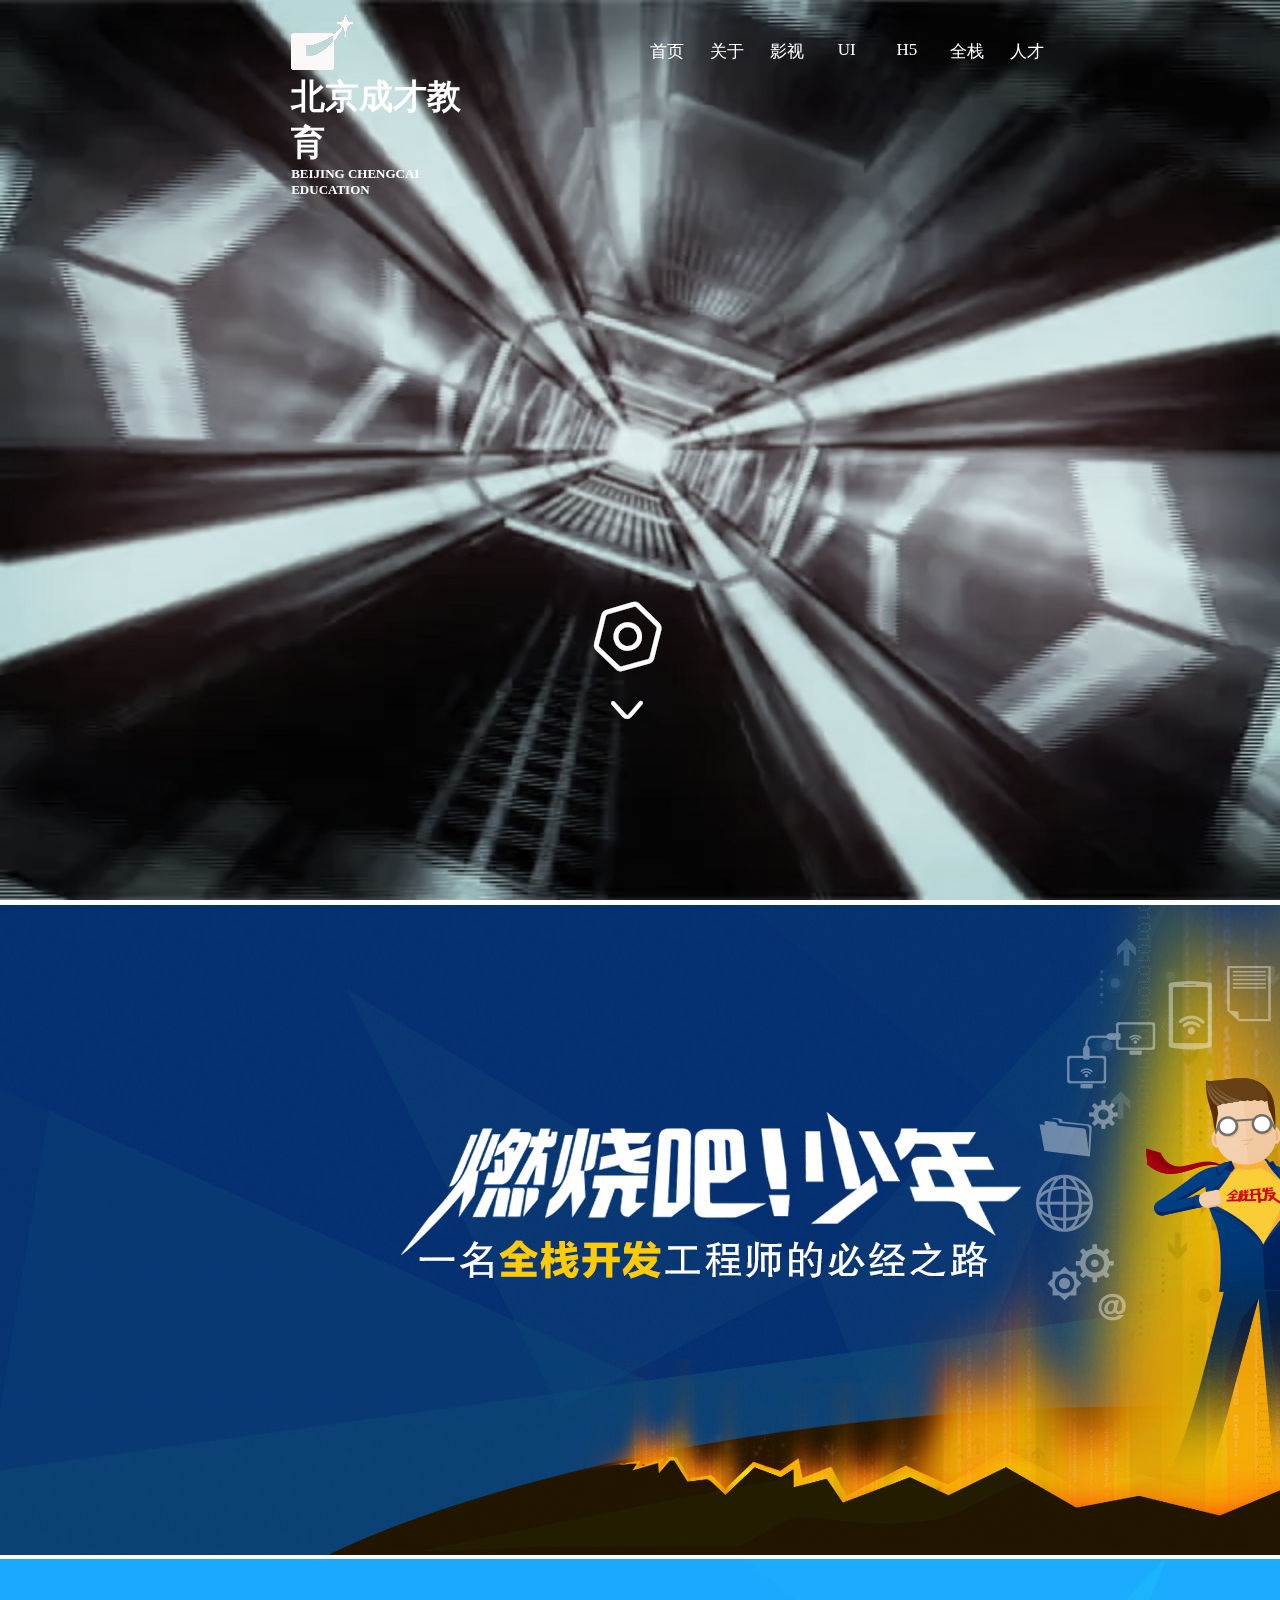
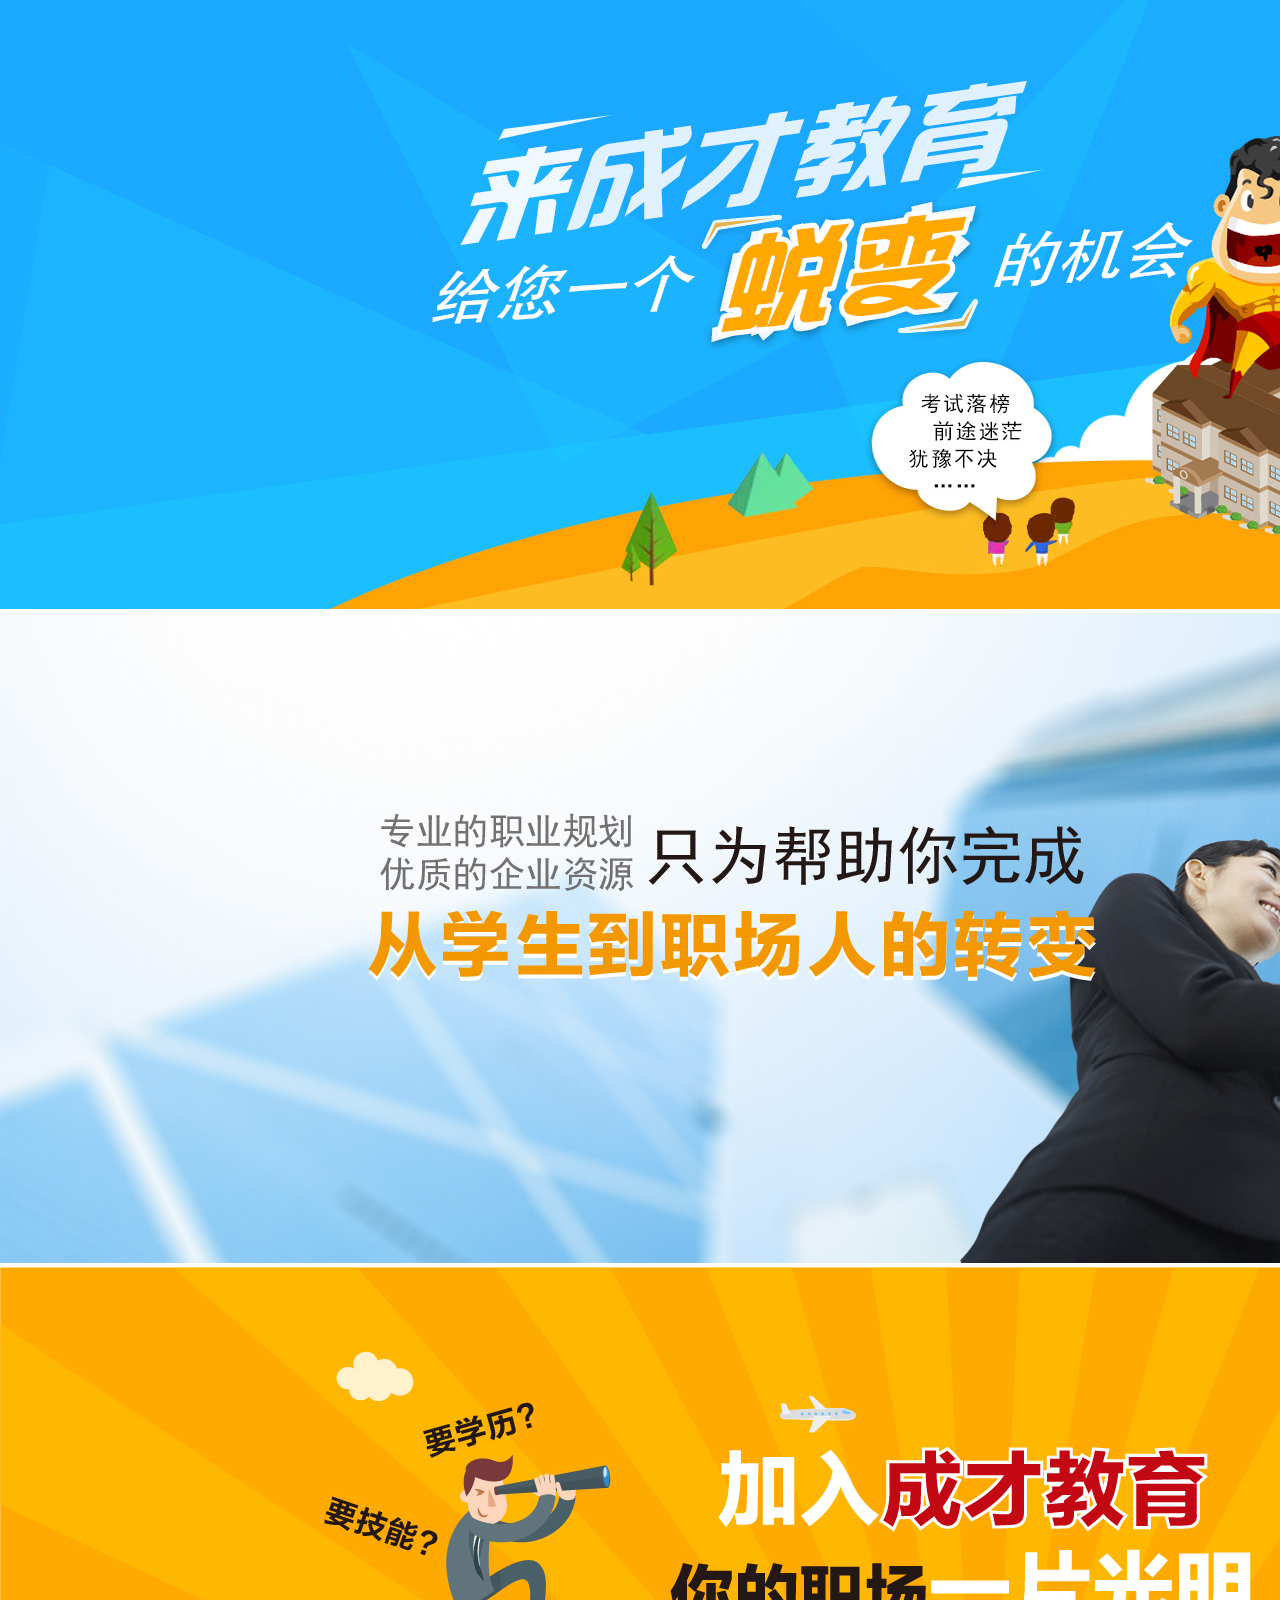
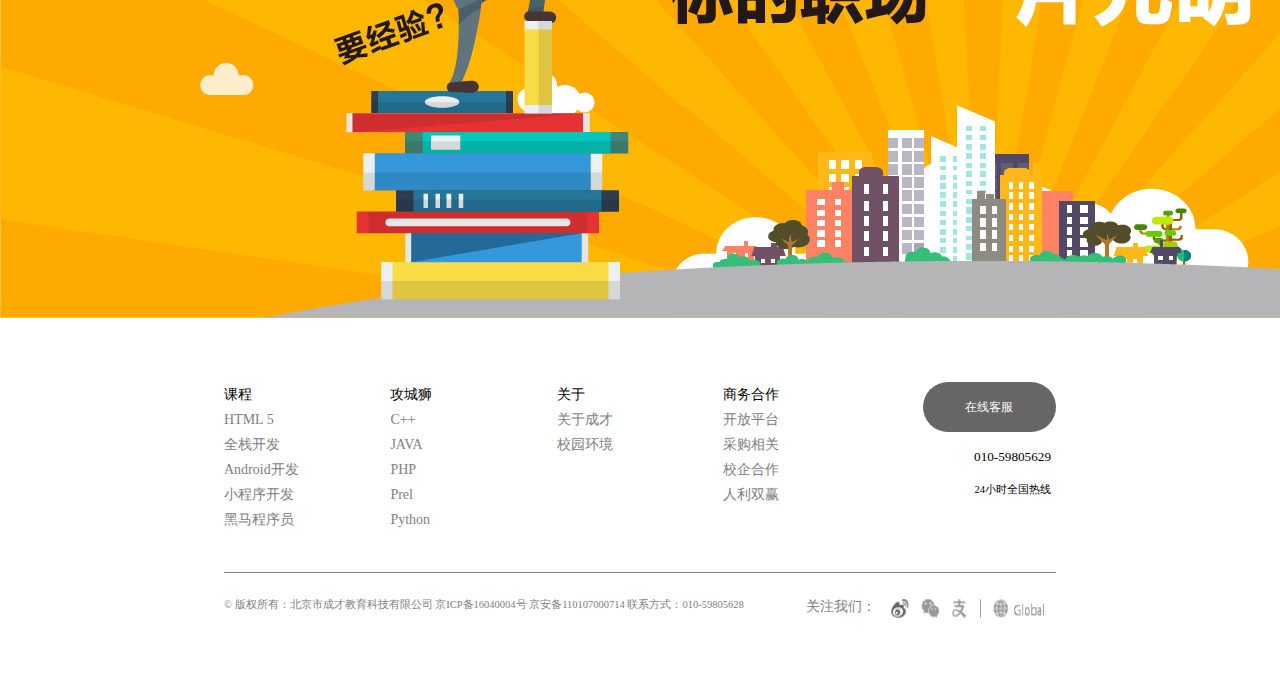
<file: ccjy/index.html>
<!DOCTYPE html>
<html>

	<head>
		<meta charset="utf-8" />
		<title>北京成才教育</title>
	</head>
	<link rel="stylesheet" href="css/index.css" />
	<script src="js/jquery-1.8.3.min.js"></script>

	<body>
		<header>
			<h3>
				<a href="index.html">
					<img src="img/logo2.png" class="il-block"/>
					<div class="il-block">
						<p class="text-center"><strong>北京成才教育</strong></p>
						<p class="text-center">BEIJING CHENGCAI EDUCATION</p>
					</div>
				</a>
			</h3>
			<nav>
				<ul>
					<li>
						<a href="#">首页</a>
					</li>
					<li>
						<a href="#">关于</a>
					</li>
					<li>
						<a href="#">影视</a>
					</li>
					<li>
						<a href="#">UI</a>
					</li>
					<li>
						<a href="#">H5</a>
					</li>
					<li>
						<a href="#">全栈</a>
					</li>
					<li>
						<a href="#">人才</a>
					</li>
				</ul>
			</nav>
		</header>
		<div id="section">
			<video autoplay="autoplay" loop="loop">
				<source src="img/bg1.mp4" type="video/mp4"></source>
			</video>
			<div id="sec-content">
				<div id="sec-con-one">
					<i class="iconfont">&#xeb61;</i>
				</div>
				<div id="sec-con-two">
					<i class="iconfont">&#xe62d;</i>
				</div>
			</div>
		</div>
		<div id="banner">
			<img src="img/b3.jpg" />
			<img src="img/b2.jpg" />
			<img src="img/b4.jpg" />
			<img src="img/b1.jpg" />
		</div>
		<footer>
			<div class="foot_wrap">
				<div class="foot_top">
					<div class="foot_top_left">
						<ul>
							<li>
								<a href="">课程</a>
							</li>
							<li>
								<a href="">HTML 5</a>
							</li>
							<li>
								<a href="">全栈开发</a>
							</li>
							<li>
								<a href="">Android开发</a>
							</li>
							<li>
								<a href="">小程序开发</a>
							</li>
							<li>
								<a href="">黑马程序员</a>
							</li>
						</ul>
						<ul>
							<li>
								<a href="">攻城狮</a>
							</li>
							<li>
								<a href="">C++</a>
							</li>
							<li>
								<a href="">JAVA</a>
							</li>
							<li>
								<a href="">PHP</a>
							</li>
							<li>
								<a href="">Prel</a>
							</li>
							<li>
								<a href="">Python</a>
							</li>
						</ul>
						<ul>
							<li>
								<a href="">关于</a>
							</li>
							<li>
								<a href="">关于成才</a>
							</li>
							<li>
								<a href="">校园环境</a>
							</li>
						</ul>
						<ul>
							<li>
								<a href="">商务合作</a>
							</li>
							<li>
								<a href="">开放平台</a>
							</li>
							<li>
								<a href="">采购相关</a>
							</li>
							<li>
								<a href="">校企合作</a>
							</li>
							<li>
								<a href="">人利双赢</a>
							</li>
						</ul>
					</div>
					<div class="foot_top_right">
						<a href="#">在线客服</a>
						<p>010-59805629</p>
						<p>24小时全国热线</p>
					</div>
				</div>
				<div class="foot_bottom">
					<span>© 版权所有：北京市成才教育科技有限公司 京ICP备16040004号  京安备110107000714 联系方式：010-59805628</span>
					<div>关注我们：<img src="img/foot.jpg" alt="" /></div>
				</div>
			</div>
		</footer>
	</body>
	<script src="js/index.js"></script>

</html>
</file>
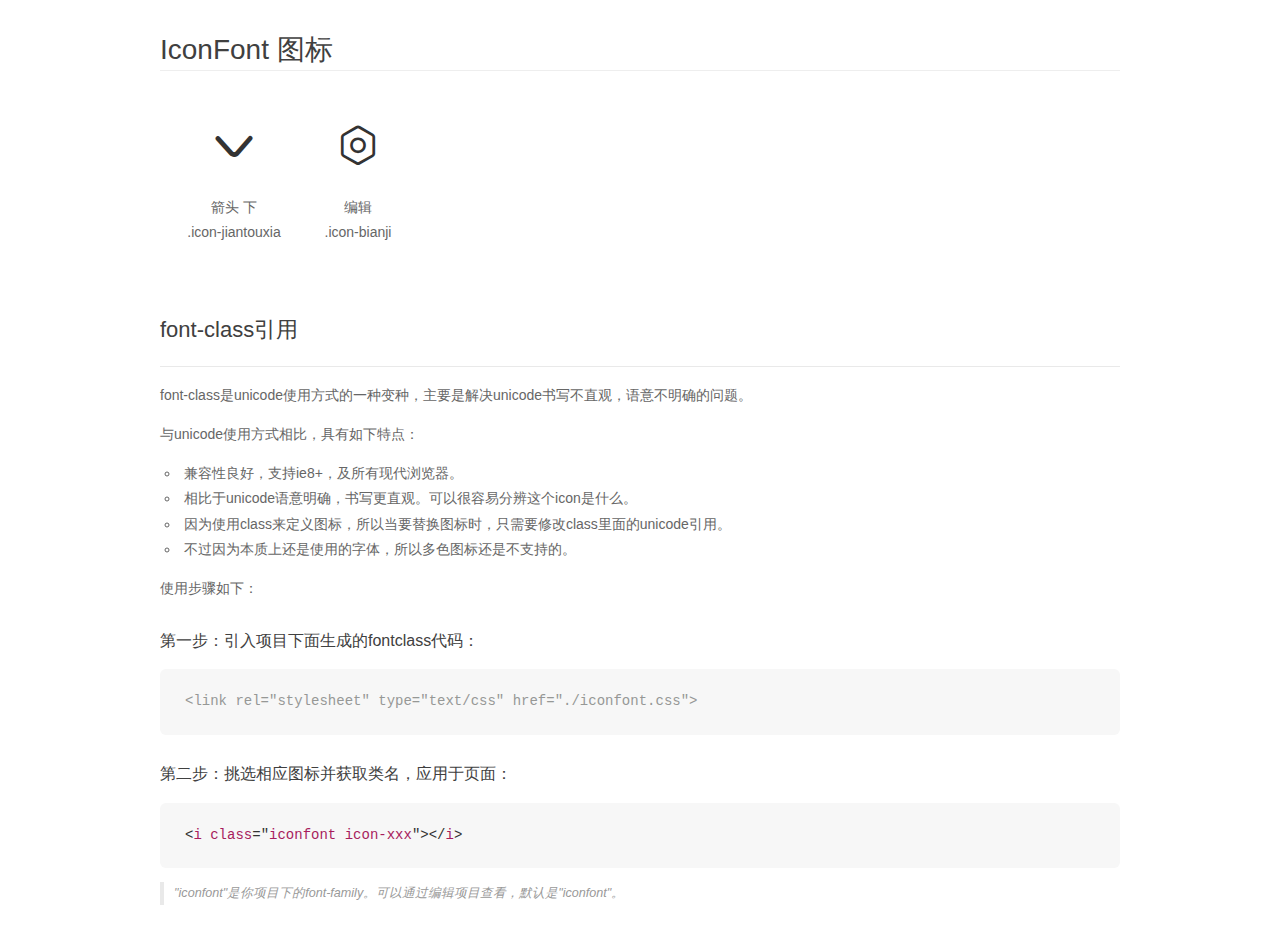
<file: ccjy/css/iconFont/demo_fontclass.html>
<!DOCTYPE html>
<html>
<head>
    <meta charset="utf-8"/>
    <title>IconFont</title>
    <link rel="stylesheet" href="demo.css">
    <link rel="stylesheet" href="iconfont.css">
</head>
<body>
    <div class="main markdown">
        <h1>IconFont 图标</h1>
        <ul class="icon_lists clear">
            
                <li>
                <i class="icon iconfont icon-jiantouxia"></i>
                    <div class="name">箭头 下</div>
                    <div class="fontclass">.icon-jiantouxia</div>
                </li>
            
                <li>
                <i class="icon iconfont icon-bianji"></i>
                    <div class="name">编辑</div>
                    <div class="fontclass">.icon-bianji</div>
                </li>
            
        </ul>

        <h2 id="font-class-">font-class引用</h2>
        <hr>

        <p>font-class是unicode使用方式的一种变种，主要是解决unicode书写不直观，语意不明确的问题。</p>
        <p>与unicode使用方式相比，具有如下特点：</p>
        <ul>
        <li>兼容性良好，支持ie8+，及所有现代浏览器。</li>
        <li>相比于unicode语意明确，书写更直观。可以很容易分辨这个icon是什么。</li>
        <li>因为使用class来定义图标，所以当要替换图标时，只需要修改class里面的unicode引用。</li>
        <li>不过因为本质上还是使用的字体，所以多色图标还是不支持的。</li>
        </ul>
        <p>使用步骤如下：</p>
        <h3 id="-fontclass-">第一步：引入项目下面生成的fontclass代码：</h3>


        <pre><code class="lang-js hljs javascript"><span class="hljs-comment">&lt;link rel="stylesheet" type="text/css" href="./iconfont.css"&gt;</span></code></pre>
        <h3 id="-">第二步：挑选相应图标并获取类名，应用于页面：</h3>
        <pre><code class="lang-css hljs">&lt;<span class="hljs-selector-tag">i</span> <span class="hljs-selector-tag">class</span>="<span class="hljs-selector-tag">iconfont</span> <span class="hljs-selector-tag">icon-xxx</span>"&gt;&lt;/<span class="hljs-selector-tag">i</span>&gt;</code></pre>
        <blockquote>
        <p>"iconfont"是你项目下的font-family。可以通过编辑项目查看，默认是"iconfont"。</p>
        </blockquote>
    </div>
</body>
</html>
</file>
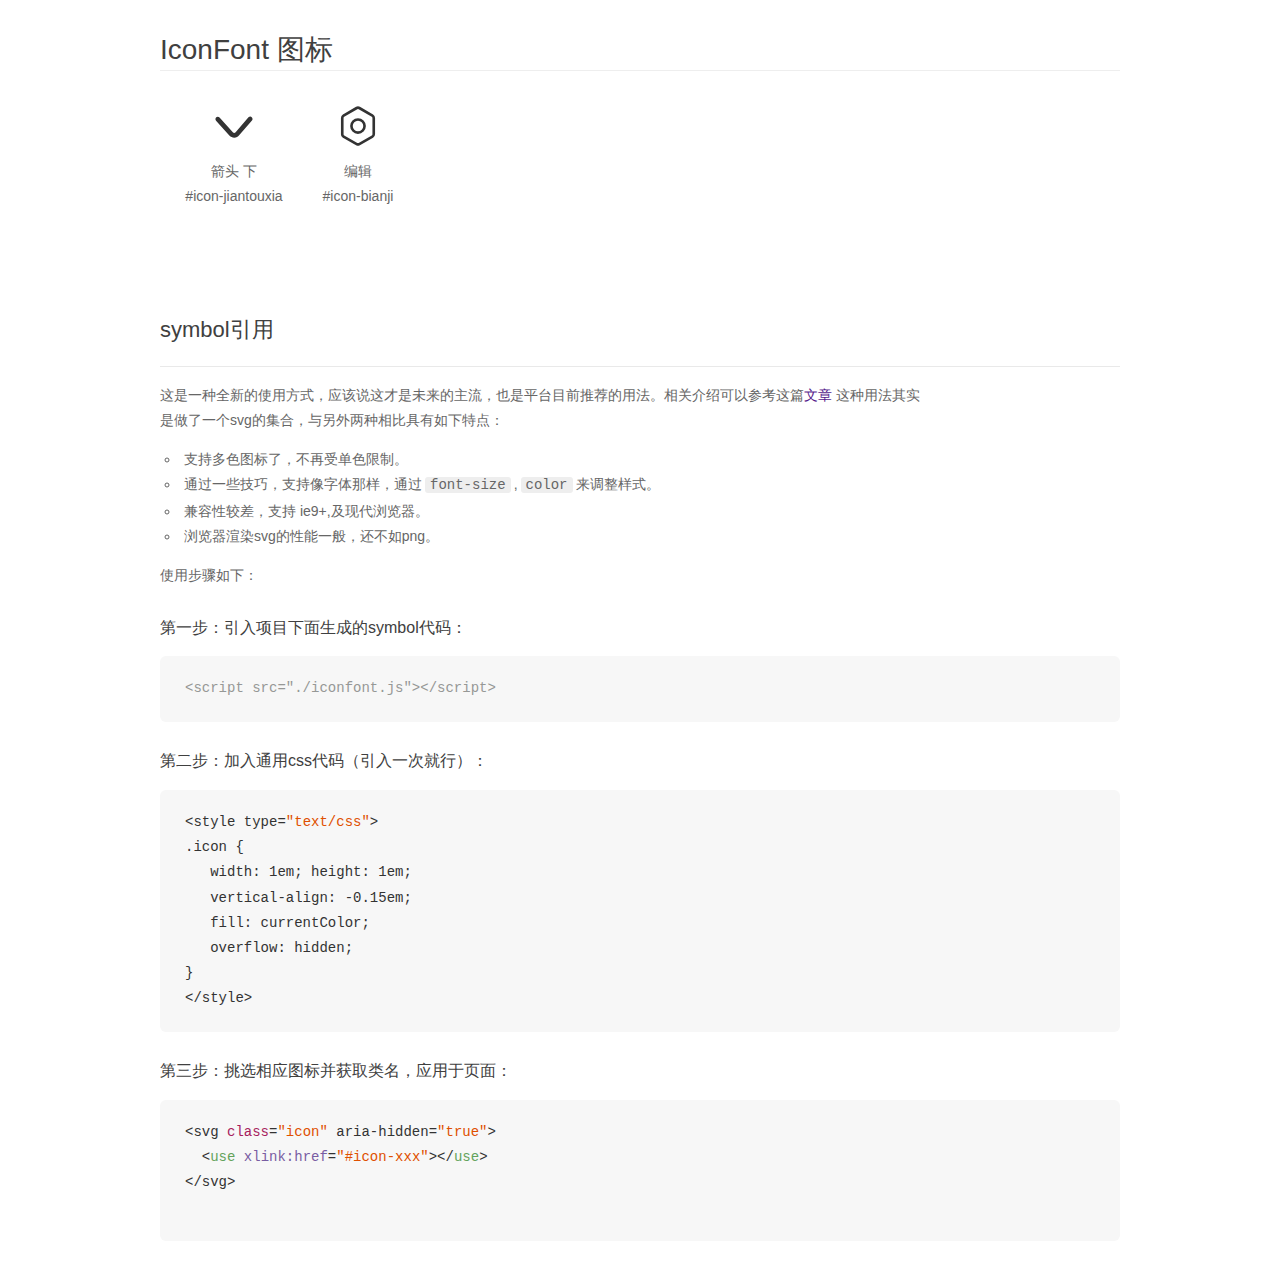
<file: ccjy/css/iconFont/demo_symbol.html>
<!DOCTYPE html>
<html>
<head>
    <meta charset="utf-8"/>
    <title>IconFont</title>
    <link rel="stylesheet" href="demo.css">
    <script src="iconfont.js"></script>

    <style type="text/css">
        .icon {
          /* 通过设置 font-size 来改变图标大小 */
          width: 1em; height: 1em;
          /* 图标和文字相邻时，垂直对齐 */
          vertical-align: -0.15em;
          /* 通过设置 color 来改变 SVG 的颜色/fill */
          fill: currentColor;
          /* path 和 stroke 溢出 viewBox 部分在 IE 下会显示
             normalize.css 中也包含这行 */
          overflow: hidden;
        }

    </style>
</head>
<body>
    <div class="main markdown">
        <h1>IconFont 图标</h1>
        <ul class="icon_lists clear">
            
                <li>
                    <svg class="icon" aria-hidden="true">
                        <use xlink:href="#icon-jiantouxia"></use>
                    </svg>
                    <div class="name">箭头 下</div>
                    <div class="fontclass">#icon-jiantouxia</div>
                </li>
            
                <li>
                    <svg class="icon" aria-hidden="true">
                        <use xlink:href="#icon-bianji"></use>
                    </svg>
                    <div class="name">编辑</div>
                    <div class="fontclass">#icon-bianji</div>
                </li>
            
        </ul>


        <h2 id="symbol-">symbol引用</h2>
        <hr>

        <p>这是一种全新的使用方式，应该说这才是未来的主流，也是平台目前推荐的用法。相关介绍可以参考这篇<a href="">文章</a>
        这种用法其实是做了一个svg的集合，与另外两种相比具有如下特点：</p>
        <ul>
          <li>支持多色图标了，不再受单色限制。</li>
          <li>通过一些技巧，支持像字体那样，通过<code>font-size</code>,<code>color</code>来调整样式。</li>
          <li>兼容性较差，支持 ie9+,及现代浏览器。</li>
          <li>浏览器渲染svg的性能一般，还不如png。</li>
        </ul>
        <p>使用步骤如下：</p>
        <h3 id="-symbol-">第一步：引入项目下面生成的symbol代码：</h3>
        <pre><code class="lang-js hljs javascript"><span class="hljs-comment">&lt;script src="./iconfont.js"&gt;&lt;/script&gt;</span></code></pre>
        <h3 id="-css-">第二步：加入通用css代码（引入一次就行）：</h3>
        <pre><code class="lang-js hljs javascript">&lt;style type=<span class="hljs-string">"text/css"</span>&gt;
.icon {
   width: <span class="hljs-number">1</span>em; height: <span class="hljs-number">1</span>em;
   vertical-align: <span class="hljs-number">-0.15</span>em;
   fill: currentColor;
   overflow: hidden;
}
&lt;<span class="hljs-regexp">/style&gt;</span></code></pre>
        <h3 id="-">第三步：挑选相应图标并获取类名，应用于页面：</h3>
        <pre><code class="lang-js hljs javascript">&lt;svg <span class="hljs-class"><span class="hljs-keyword">class</span></span>=<span class="hljs-string">"icon"</span> aria-hidden=<span class="hljs-string">"true"</span>&gt;<span class="xml"><span class="hljs-tag">
  &lt;<span class="hljs-name">use</span> <span class="hljs-attr">xlink:href</span>=<span class="hljs-string">"#icon-xxx"</span>&gt;</span><span class="hljs-tag">&lt;/<span class="hljs-name">use</span>&gt;</span>
</span>&lt;<span class="hljs-regexp">/svg&gt;
        </span></code></pre>
    </div>
</body>
</html>
</file>
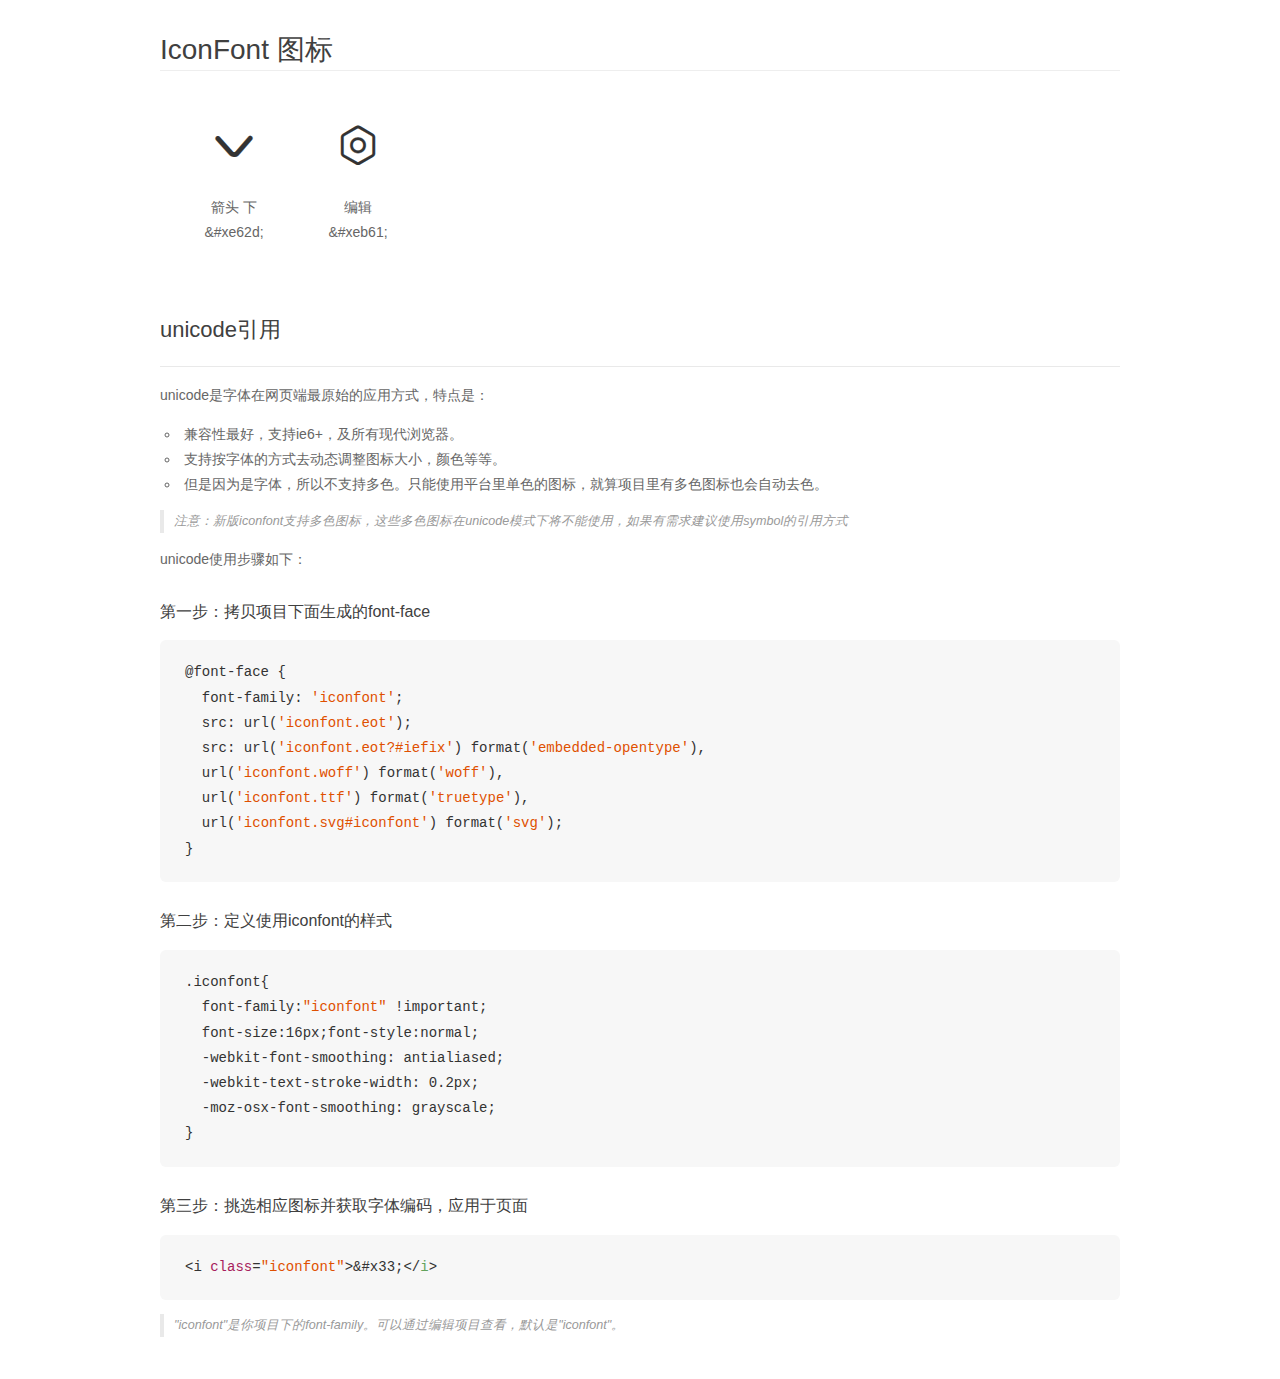
<file: ccjy/css/iconFont/demo_unicode.html>
<!DOCTYPE html>
<html>
<head>
    <meta charset="utf-8"/>
    <title>IconFont</title>
    <link rel="stylesheet" href="demo.css">

    <style type="text/css">

        @font-face {font-family: "iconfont";
          src: url('iconfont.eot'); /* IE9*/
          src: url('iconfont.eot#iefix') format('embedded-opentype'), /* IE6-IE8 */
          url('iconfont.woff') format('woff'), /* chrome, firefox */
          url('iconfont.ttf') format('truetype'), /* chrome, firefox, opera, Safari, Android, iOS 4.2+*/
          url('iconfont.svg#iconfont') format('svg'); /* iOS 4.1- */
        }

        .iconfont {
          font-family:"iconfont" !important;
          font-size:16px;
          font-style:normal;
          -webkit-font-smoothing: antialiased;
          -webkit-text-stroke-width: 0.2px;
          -moz-osx-font-smoothing: grayscale;
        }

    </style>
</head>
<body>
    <div class="main markdown">
        <h1>IconFont 图标</h1>
        <ul class="icon_lists clear">
            
                <li>
                <i class="icon iconfont">&#xe62d;</i>
                    <div class="name">箭头 下</div>
                    <div class="code">&amp;#xe62d;</div>
                </li>
            
                <li>
                <i class="icon iconfont">&#xeb61;</i>
                    <div class="name">编辑</div>
                    <div class="code">&amp;#xeb61;</div>
                </li>
            
        </ul>
        <h2 id="unicode-">unicode引用</h2>
        <hr>

        <p>unicode是字体在网页端最原始的应用方式，特点是：</p>
        <ul>
        <li>兼容性最好，支持ie6+，及所有现代浏览器。</li>
        <li>支持按字体的方式去动态调整图标大小，颜色等等。</li>
        <li>但是因为是字体，所以不支持多色。只能使用平台里单色的图标，就算项目里有多色图标也会自动去色。</li>
        </ul>
        <blockquote>
        <p>注意：新版iconfont支持多色图标，这些多色图标在unicode模式下将不能使用，如果有需求建议使用symbol的引用方式</p>
        </blockquote>
        <p>unicode使用步骤如下：</p>
        <h3 id="-font-face">第一步：拷贝项目下面生成的font-face</h3>
        <pre><code class="lang-js hljs javascript">@font-face {
  font-family: <span class="hljs-string">'iconfont'</span>;
  src: url(<span class="hljs-string">'iconfont.eot'</span>);
  src: url(<span class="hljs-string">'iconfont.eot?#iefix'</span>) format(<span class="hljs-string">'embedded-opentype'</span>),
  url(<span class="hljs-string">'iconfont.woff'</span>) format(<span class="hljs-string">'woff'</span>),
  url(<span class="hljs-string">'iconfont.ttf'</span>) format(<span class="hljs-string">'truetype'</span>),
  url(<span class="hljs-string">'iconfont.svg#iconfont'</span>) format(<span class="hljs-string">'svg'</span>);
}
</code></pre>
        <h3 id="-iconfont-">第二步：定义使用iconfont的样式</h3>
        <pre><code class="lang-js hljs javascript">.iconfont{
  font-family:<span class="hljs-string">"iconfont"</span> !important;
  font-size:<span class="hljs-number">16</span>px;font-style:normal;
  -webkit-font-smoothing: antialiased;
  -webkit-text-stroke-width: <span class="hljs-number">0.2</span>px;
  -moz-osx-font-smoothing: grayscale;
}
</code></pre>
        <h3 id="-">第三步：挑选相应图标并获取字体编码，应用于页面</h3>
        <pre><code class="lang-js hljs javascript">&lt;i <span class="hljs-class"><span class="hljs-keyword">class</span></span>=<span class="hljs-string">"iconfont"</span>&gt;&amp;#x33;<span class="xml"><span class="hljs-tag">&lt;/<span class="hljs-name">i</span>&gt;</span></span></code></pre>

        <blockquote>
        <p>"iconfont"是你项目下的font-family。可以通过编辑项目查看，默认是"iconfont"。</p>
        </blockquote>
    </div>


</body>
</html>
</file>
<file: ccjy/css/index.css>
/*clear default*/
body,ol,ul,h1,h2,h3,h4,h5,h6,p,th,td,dl,dd,form,fieldset,legend,input,textarea,select{margin:0;padding:0}
body{font-size:12px;font-family:"黑体";;background:#fff;-webkit-text-size-adjust:100%}
a{color:#172c45;text-decoration:none;transition: all 0.3s;}
a:hover{color:#cd0200;}
em{font-style:normal}
li{list-style:none}
img{border:0}
table{border-collapse:collapse;border-spacing:0}
/*public*/
@font-face {
  font-family: 'iconfont';
  src: url('iconFont/iconfont.eot');
  src: url('iconFont/iconfont.eot?#iefix') format('embedded-opentype'),
  url('iconFont/iconfont.woff') format('woff'),
  url('iconFont/iconfont.ttf') format('truetype'),
  url('iconFont/iconfont.svg#iconfont') format('svg');
}
.img-max{
	width: 100%;
	height: 100%;
}
.block{
	display: block;
}
.il-block{
	display: inline-block;
}
.text-center{
	text-align: left;
}
.fl{
	float: left;
}
.fr{
	float: right;
}
.margin-auto{
	margin:0 auto;
}
/*header*/
header{
	width: 75%;
	height: 5vw;
	background-color: transparent;
	position: fixed;
	top: 0;
	left: 13%;
	z-index: 100;
	transition: 0.7s all;
}
header>h3{
	width: 21%;
	height: 70%;
	vertical-align: bottom;
	font-family: "黑体";
	color: #C30E19;
	float: left;
	padding-top: 15px;
	margin-left: 13%;
}
/*黑白*/
/*header>h3 img{
	filter: grayscale(100%);
}*/
header p:first-child{
	font-size: 34px;
	color: white;
}
header p:last-child{
	font-size: 13px;
	color: white;
}
header>nav{
	width: 50%;
	height: 33%;
	margin-left: 15%;
	float: left;
	padding-top: 40px;
}
header ul{
	height: 100%;
	overflow: hidden;
	list-style: none;
}
header li{
	width: 12.5%;
	height: 100%;
	float: left;
	font-size: 17px;
	text-align: center;
	position: relative;
}
header li a{
	color: white;
}
/*content*/
#section{
	width: 100%;
	height: 100vh;
	position: relative;
}
#section>video{
	object-fit:fill;
	width: 100%;
	height: 100%;
	display: inline-block;
    filter:grayscale(100%);  
    z-index:-11
}
#sec-content{
	width: 8%;
	height: 20%;
	position: absolute;
	left: 45%;
	top: 65%;
	z-index: 10;
}
#sec-content>p:first-child{
	font-size: 55px;
}
.iconfont{
color: white;
  font-family:"iconfont" !important;
  font-size:76px;font-style:normal;
  -webkit-font-smoothing: antialiased;
  -webkit-text-stroke-width: 0.2px;
  -moz-osx-font-smoothing: grayscale;
  cursor: pointer;
}
#sec-content>div{
	text-align: center;
	margin-top: 10px;
}
#sec-con-two>i{
	font-size: 36px;
}
#banner{
	width: 100%;
	height: auto;
	margin-top: 5px;
}

/*脚部*/
footer{
	width: 100vw;
	height: auto;
	padding:60px 0;
}
.foot_wrap{
	width: 65%;
	margin:0 auto;
}
.foot_top{
	overflow: hidden;
}
.foot_top_left{
	width: 80%;
	float: left;
}
.foot_top_left>ul{
	width: 25%;
	float: left;
}
.foot_top_left>ul>li>a{
	line-height: 25px;
	font-size: 14px;
	color: gray;
	text-align: left;
}
.foot_top_left>ul>li>a:hover{
	color: darkgray;
}
.foot_top_left>ul>li:first-child a{
	color: black;
}
.foot_top_right{
	float: left;
	width: 20%;
}
.foot_top_right>a{
	width: 80%;
	height: 43%;
	border-radius: 50px;
	text-align: center;
	line-height: 50px;
	float: right;
	background-color: #666;
	color: white;
	font-size: 1em;
}
.foot_top_right>a:hover{
	background-color: #464646;
}
.foot_top_right>p:nth-of-type(1){
	font-size: 1.1em;
	line-height: 50px;
	text-align: right;
	margin-right: 5px;
	clear: both;
}
.foot_top_right>p:nth-of-type(2){
	font-size: 0.875em;
	line-height: 15px;
	text-align: right;
	margin-right: 5px;
}
.foot_bottom{
	margin-top: 40px;
	border-top: 1px solid gray;
	padding: 25px 0;
}
.foot_bottom>span{
	font-size: 0.875em;
	color: gray;
	float: left;
	width: 70%;
}
.foot_bottom>div{
	width: 30%;
	font-size: 14px;
	color: gray;
	float: left;
}
.foot_bottom img{
	display: inline-block;
	width: 70%;
	height: 22px;
	vertical-align: top;
}
@media only screen and (min-width: 1440px) {
	.banner{
		height: 580px;
	}
}
@media only screen and (max-width: 1000px) {
	.banner{
		height: 380px;
	}
	.foot_wrap{
		width: 85%;
	}
}
</file>
<file: ccjy/css/iconFont/iconfont.css>
@font-face {font-family: "iconfont";
  src: url('iconfont.eot?t=1541357089273'); /* IE9*/
  src: url('iconfont.eot?t=1541357089273#iefix') format('embedded-opentype'), /* IE6-IE8 */
  url('[data-uri]') format('woff'),
  url('iconfont.ttf?t=1541357089273') format('truetype'), /* chrome, firefox, opera, Safari, Android, iOS 4.2+*/
  url('iconfont.svg?t=1541357089273#iconfont') format('svg'); /* iOS 4.1- */
}

.iconfont {
  font-family:"iconfont" !important;
  font-size:16px;
  font-style:normal;
  -webkit-font-smoothing: antialiased;
  -moz-osx-font-smoothing: grayscale;
}

.icon-jiantouxia:before { content: "\e62d"; }

.icon-bianji:before { content: "\eb61"; }
</file>
<file: ccjy/css/iconFont/demo.css>
*{margin: 0;padding: 0;list-style: none;}
/*
KISSY CSS Reset
理念：1. reset 的目的不是清除浏览器的默认样式，这仅是部分工作。清除和重置是紧密不可分的。
2. reset 的目的不是让默认样式在所有浏览器下一致，而是减少默认样式有可能带来的问题。
3. reset 期望提供一套普适通用的基础样式。但没有银弹，推荐根据具体需求，裁剪和修改后再使用。
特色：1. 适应中文；2. 基于最新主流浏览器。
维护：玉伯<lifesinger@gmail.com>, 正淳<ragecarrier@gmail.com>
 */

/** 清除内外边距 **/
body, h1, h2, h3, h4, h5, h6, hr, p, blockquote, /* structural elements 结构元素 */
dl, dt, dd, ul, ol, li, /* list elements 列表元素 */
pre, /* text formatting elements 文本格式元素 */
form, fieldset, legend, button, input, textarea, /* form elements 表单元素 */
th, td /* table elements 表格元素 */ {
  margin: 0;
  padding: 0;
}

/** 设置默认字体 **/
body,
button, input, select, textarea /* for ie */ {
  font: 12px/1.5 tahoma, arial, \5b8b\4f53, sans-serif;
}
h1, h2, h3, h4, h5, h6 { font-size: 100%; }
address, cite, dfn, em, var { font-style: normal; } /* 将斜体扶正 */
code, kbd, pre, samp { font-family: courier new, courier, monospace; } /* 统一等宽字体 */
small { font-size: 12px; } /* 小于 12px 的中文很难阅读，让 small 正常化 */

/** 重置列表元素 **/
ul, ol { list-style: none; }

/** 重置文本格式元素 **/
a { text-decoration: none; }
a:hover { text-decoration: underline; }


/** 重置表单元素 **/
legend { color: #000; } /* for ie6 */
fieldset, img { border: 0; } /* img 搭车：让链接里的 img 无边框 */
button, input, select, textarea { font-size: 100%; } /* 使得表单元素在 ie 下能继承字体大小 */
/* 注：optgroup 无法扶正 */

/** 重置表格元素 **/
table { border-collapse: collapse; border-spacing: 0; }

/* 清除浮动 */
.ks-clear:after, .clear:after {
  content: '\20';
  display: block;
  height: 0;
  clear: both;
}
.ks-clear, .clear {
  *zoom: 1;
}

.main {
  padding: 30px 100px;
width: 960px;
margin: 0 auto;
}
.main h1{font-size:36px; color:#333; text-align:left;margin-bottom:30px; border-bottom: 1px solid #eee;}

.helps{margin-top:40px;}
.helps pre{
  padding:20px;
  margin:10px 0;
  border:solid 1px #e7e1cd;
  background-color: #fffdef;
  overflow: auto;
}

.icon_lists{
  width: 100% !important;

}

.icon_lists li{
  float:left;
  width: 100px;
  height:180px;
  text-align: center;
  list-style: none !important;
}
.icon_lists .icon{
  font-size: 42px;
  line-height: 100px;
  margin: 10px 0;
  color:#333;
  -webkit-transition: font-size 0.25s ease-out 0s;
  -moz-transition: font-size 0.25s ease-out 0s;
  transition: font-size 0.25s ease-out 0s;

}
.icon_lists .icon:hover{
  font-size: 100px;
}



.markdown {
  color: #666;
  font-size: 14px;
  line-height: 1.8;
}

.highlight {
  line-height: 1.5;
}

.markdown img {
  vertical-align: middle;
  max-width: 100%;
}

.markdown h1 {
  color: #404040;
  font-weight: 500;
  line-height: 40px;
  margin-bottom: 24px;
}

.markdown h2,
.markdown h3,
.markdown h4,
.markdown h5,
.markdown h6 {
  color: #404040;
  margin: 1.6em 0 0.6em 0;
  font-weight: 500;
  clear: both;
}

.markdown h1 {
  font-size: 28px;
}

.markdown h2 {
  font-size: 22px;
}

.markdown h3 {
  font-size: 16px;
}

.markdown h4 {
  font-size: 14px;
}

.markdown h5 {
  font-size: 12px;
}

.markdown h6 {
  font-size: 12px;
}

.markdown hr {
  height: 1px;
  border: 0;
  background: #e9e9e9;
  margin: 16px 0;
  clear: both;
}

.markdown p,
.markdown pre {
  margin: 1em 0;
}

.markdown > p,
.markdown > blockquote,
.markdown > .highlight,
.markdown > ol,
.markdown > ul {
  width: 80%;
}

.markdown ul > li {
  list-style: circle;
}

.markdown > ul li,
.markdown blockquote ul > li {
  margin-left: 20px;
  padding-left: 4px;
}

.markdown > ul li p,
.markdown > ol li p {
  margin: 0.6em 0;
}

.markdown ol > li {
  list-style: decimal;
}

.markdown > ol li,
.markdown blockquote ol > li {
  margin-left: 20px;
  padding-left: 4px;
}

.markdown code {
  margin: 0 3px;
  padding: 0 5px;
  background: #eee;
  border-radius: 3px;
}

.markdown pre {
  border-radius: 6px;
  background: #f7f7f7;
  padding: 20px;
}

.markdown pre code {
  border: none;
  background: #f7f7f7;
  margin: 0;
}

.markdown strong,
.markdown b {
  font-weight: 600;
}

.markdown > table {
  border-collapse: collapse;
  border-spacing: 0px;
  empty-cells: show;
  border: 1px solid #e9e9e9;
  width: 95%;
  margin-bottom: 24px;
}

.markdown > table th {
  white-space: nowrap;
  color: #333;
  font-weight: 600;

}

.markdown > table th,
.markdown > table td {
  border: 1px solid #e9e9e9;
  padding: 8px 16px;
  text-align: left;
}

.markdown > table th {
  background: #F7F7F7;
}

.markdown blockquote {
  font-size: 90%;
  color: #999;
  border-left: 4px solid #e9e9e9;
  padding-left: 0.8em;
  margin: 1em 0;
  font-style: italic;
}

.markdown blockquote p {
  margin: 0;
}

.markdown .anchor {
  opacity: 0;
  transition: opacity 0.3s ease;
  margin-left: 8px;
}

.markdown .waiting {
  color: #ccc;
}

.markdown h1:hover .anchor,
.markdown h2:hover .anchor,
.markdown h3:hover .anchor,
.markdown h4:hover .anchor,
.markdown h5:hover .anchor,
.markdown h6:hover .anchor {
  opacity: 1;
  display: inline-block;
}

.markdown > br,
.markdown > p > br {
  clear: both;
}


.hljs {
  display: block;
  background: white;
  padding: 0.5em;
  color: #333333;
  overflow-x: auto;
}

.hljs-comment,
.hljs-meta {
  color: #969896;
}

.hljs-string,
.hljs-variable,
.hljs-template-variable,
.hljs-strong,
.hljs-emphasis,
.hljs-quote {
  color: #df5000;
}

.hljs-keyword,
.hljs-selector-tag,
.hljs-type {
  color: #a71d5d;
}

.hljs-literal,
.hljs-symbol,
.hljs-bullet,
.hljs-attribute {
  color: #0086b3;
}

.hljs-section,
.hljs-name {
  color: #63a35c;
}

.hljs-tag {
  color: #333333;
}

.hljs-title,
.hljs-attr,
.hljs-selector-id,
.hljs-selector-class,
.hljs-selector-attr,
.hljs-selector-pseudo {
  color: #795da3;
}

.hljs-addition {
  color: #55a532;
  background-color: #eaffea;
}

.hljs-deletion {
  color: #bd2c00;
  background-color: #ffecec;
}

.hljs-link {
  text-decoration: underline;
}

pre{
  background: #fff;
}
</file>
